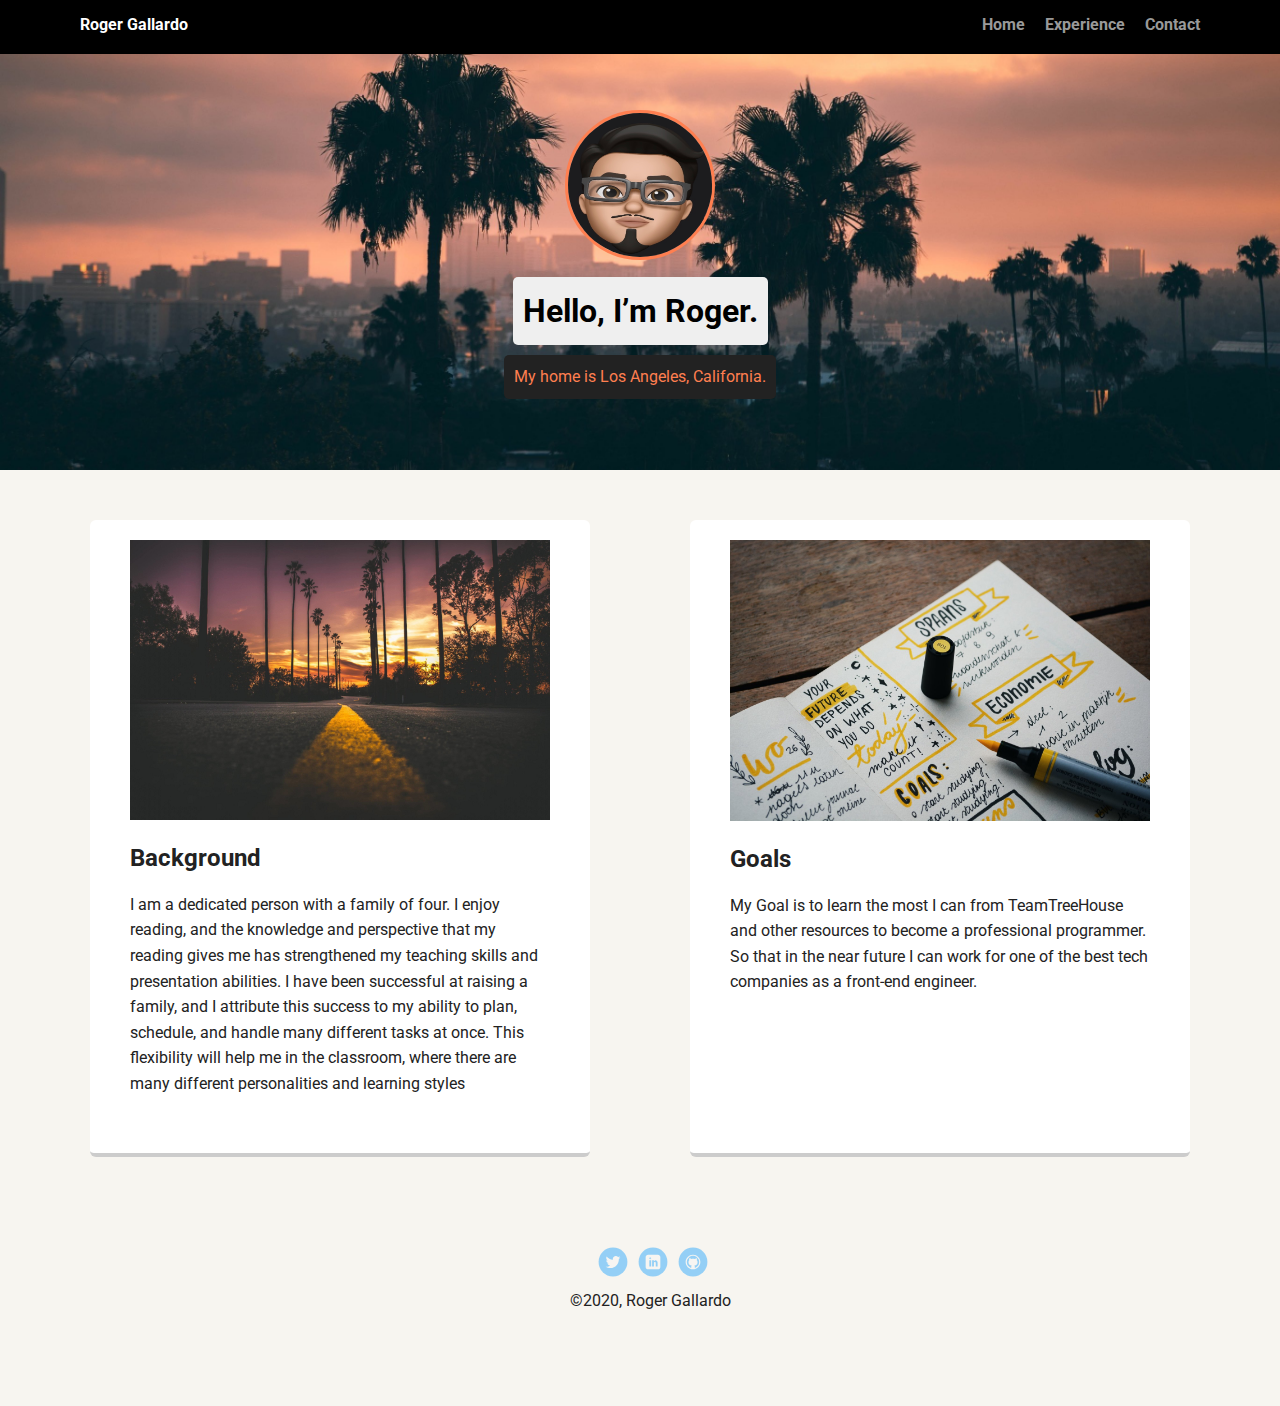
<file: index.html>
<!doctype html>
<html lang="en">

<head>
    <meta charset="utf-8">
    <title>Roger Gallardo's Profile</title>
    <meta name="viewport" content="width=device-width, initial-scale=1.0">
    <link rel="stylesheet" href="styles.css">
    <link href="https://fonts.googleapis.com/css?family=Muli%7CRoboto:400,300,500,700,900" rel="stylesheet">
</head>

<body>

    <nav class="main-nav">
        <ul class="nav">
            <li class="name">Roger Gallardo</li>
            <li><a href="index.html">Home</a></li>
            <li><a href="resume.html">Experience</a></li>
            <li><a href="contact.html">Contact</a></li>
        </ul>
    </nav>

    <header>
        <img src="images/IMG_4263.jpg" alt="picture of Roger" class="profile-image">
        <h1 class="tag name">Hello, I’m Roger.</h1>
        <p class="tag location">My home is Los Angeles, California.</p>
    </header>

    <main class="flex">
        <article class="card">
            <img src="images/rsz_city_dark.jpg" alt="Dark city">
            <h2>Background</h2>
            <p>I am a dedicated person with a family of four. I enjoy reading, and the knowledge and perspective that my reading gives me has strengthened my teaching skills and presentation abilities. I have been successful at raising a family, and I attribute
                this success to my ability to plan, schedule, and handle many different tasks at once. This flexibility will help me in the classroom, where there are many different personalities and learning styles</p>
        </article>

        <article class="card">
            <img src="images/rsz_goals.jpg" alt="goals">
            <h2>Goals</h2>
            <p>
                My Goal is to learn the most I can from TeamTreeHouse and other resources to become a professional programmer. So that in the near future I can work for one of the best tech companies as a front-end engineer.
            </p>

        </article>

    </main>
    <footer>
        <ul>
            <li><a href="https://twitter.com/1GeeR3" class="social twitter" target="_blank">Twitter</a></li>
            <li><a href="https://linkedin.com/in/rogeliog1986" class="social linkedin" target="_blank">LinkedIn</a></li>
            <li><a href="https://github.com/GeeR13" class="social github" target="_blank">Github</a></li>
        </ul>
        <p class="copyright">&copy;2020, Roger Gallardo</p>
    </footer>
</body>

</html>
</file>
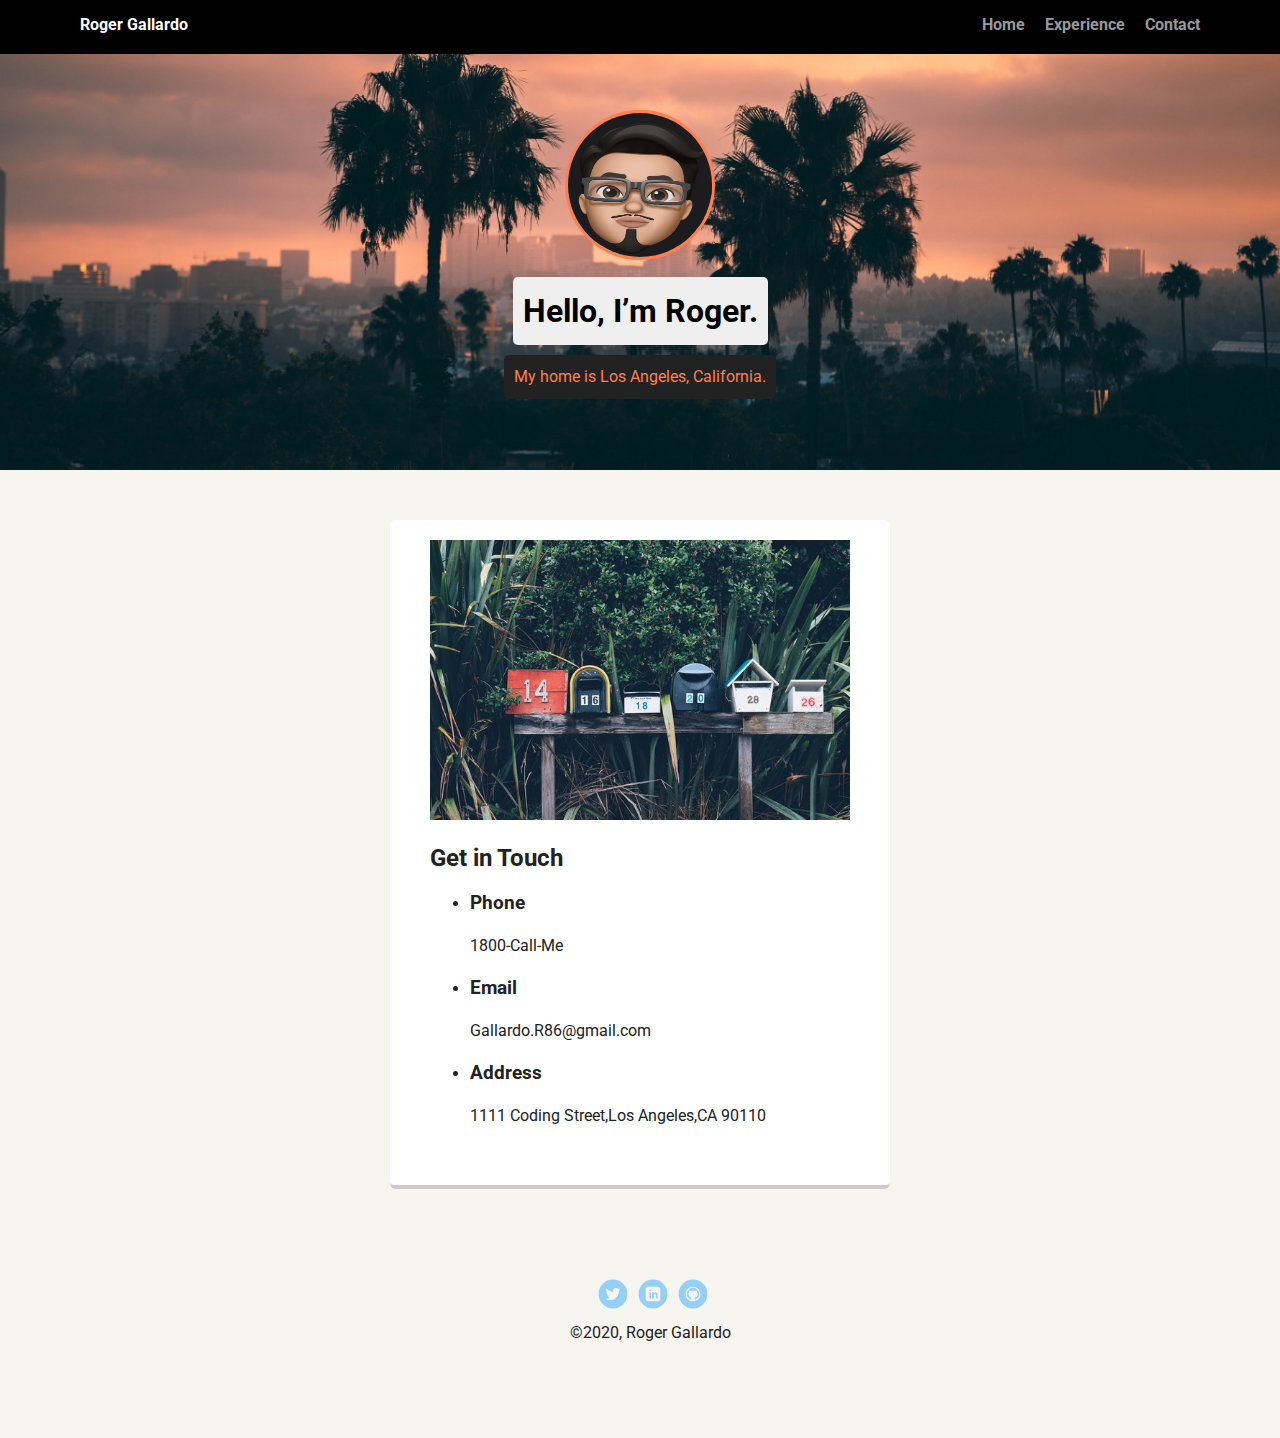
<file: contact.html>
<!doctype html>
<html lang="en">

<head>
    <meta charset="utf-8">
    <title>Roger Gallardo's Profile</title>
    <meta name="viewport" content="width=device-width, initial-scale=1.0">
    <link rel="stylesheet" href="styles.css">
    <link href="https://fonts.googleapis.com/css?family=Muli%7CRoboto:400,300,500,700,900" rel="stylesheet">
</head>

<body>

    <nav class="main-nav">
        <ul class="nav">
            <li class="name">Roger Gallardo</li>
            <li><a href="index.html">Home</a></li>
            <li><a href="resume.html">Experience</a></li>
            <li><a href="contact.html">Contact</a></li>
        </ul>
    </nav>

    <header>
        <img src="images/IMG_4263.jpg" alt="picture of Roger" class="profile-image">
        <h1 class="tag name">Hello, I’m Roger.</h1>
        <p class="tag location">My home is Los Angeles, California.</p>
    </header>

    <main class="flex">
        <article class="card">
            <img src="images/rsz_mailbox.jpg" alt="mailbox">
            <h2>Get in Touch</h2>
            <ul>
                <li>
                    <h3>Phone</h3>
                    <p>1800-Call-Me</p>
                </li>
                <li>
                    <h3>Email</h3>
                    <p>Gallardo.R86@gmail.com</p>
                </li>
                <li>
                    <h3>Address</h3>
                    <p>1111 Coding Street,Los Angeles,CA 90110</p>


            </ul>
        </article>


    </main>
    <footer>
        <ul>
            <li><a href="https://twitter.com/1GeeR3" class="social twitter">Twitter</a></li>
            <li><a href="https://linkedin.com/in/rogeliog1986" class="social linkedin">LinkedIn</a></li>
            <li><a href="https://github.com/GeeR13" class="social github">Github</a></li>
        </ul>
        <p class="copyright">&copy;2020, Roger Gallardo</p>
    </footer>
</body>

</html>
</file>
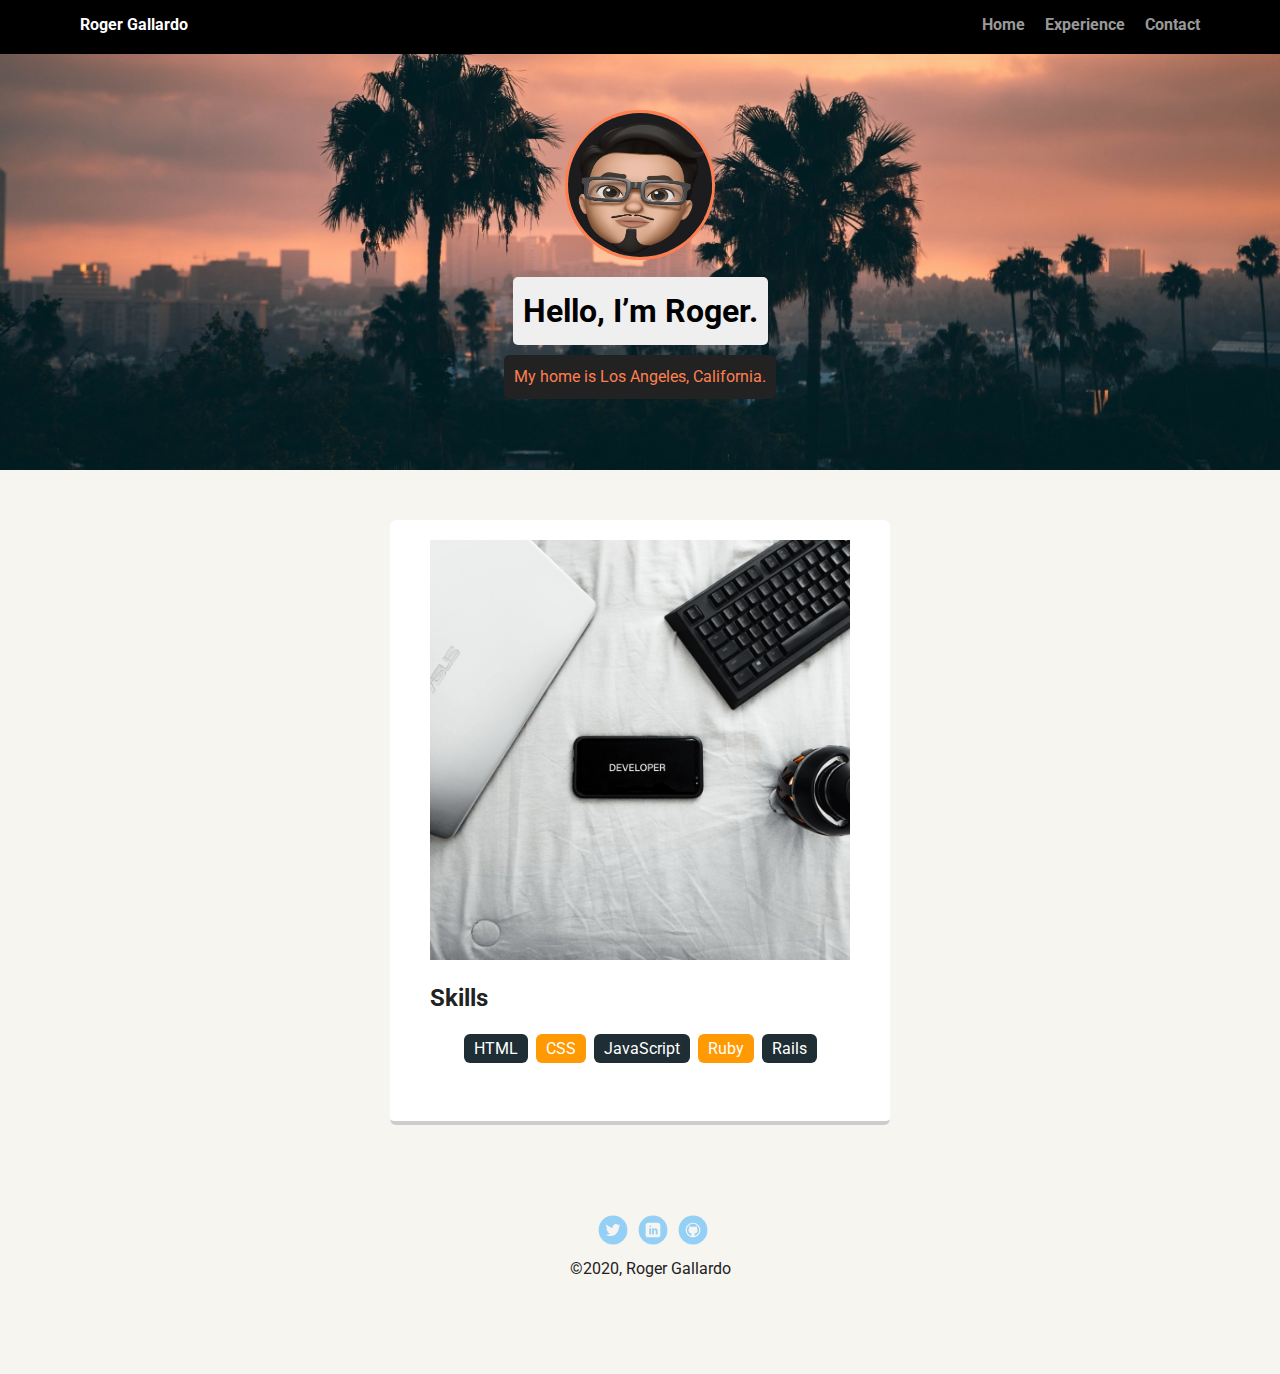
<file: resume.html>
<!doctype html>
<html lang="en">

<head>
    <meta charset="utf-8">
    <title>Roger Gallardo's Profile</title>
    <meta name="viewport" content="width=device-width, initial-scale=1.0">
    <link rel="stylesheet" href="styles.css">
    <link href="https://fonts.googleapis.com/css?family=Muli%7CRoboto:400,300,500,700,900" rel="stylesheet">
</head>

<body>

    <nav class="main-nav">
        <ul class="nav">
            <li class="name">Roger Gallardo</li>
            <li><a href="index.html">Home</a></li>
            <li><a href="resume.html">Experience</a></li>
            <li><a href="Contact.html">Contact</a></li>
        </ul>
    </nav>

    <header>
        <img src="images/IMG_4263.jpg" alt="picture of Roger" class="profile-image">
        <h1 class="tag name">Hello, I’m Roger.</h1>
        <p class="tag location">My home is Los Angeles, California.</p>
    </header>

    <main class="flex">
        <article class="card">
            <img src="images/rsz_coding.jpg" alt="programmer">
            <h2>Skills</h2>
            <ul class="skills">
                <li>HTML</li>
                <li>CSS</li>
                <li>JavaScript</li>
                <li>Ruby</li>
                <li>Rails</li>
            </ul>
        </article>

    </main>
    <footer>
        <ul>
            <li><a href="https://twitter.com/1GeeR3" class="social twitter">Twitter</a></li>
            <li><a href="https://linkedin.com/in/rogeliog1986" class="social linkedin">LinkedIn</a></li>
            <li><a href="https://github.com/GeeR13" class="social github">Github</a></li>
        </ul>
        <p class="copyright">&copy;2020, Roger Gallardo</p>
    </footer>
</body>

</html>
</file>
<file: styles.css>
/* Global Layout Set-up */

* {
    box-sizing: border-box;
}

body {
    margin: 0;
    padding: 0;
    text-align: center;
    font-family: 'Roboto', sans-serif;
    color: #222;
    background: #f7f5f0;
}

img {
    width: 100%
}


/* Link Styles */

a {
    text-decoration: none;
    color: #999;
}

a:hover {
    color: #6633ff;
}


/* Section Styles */

.main-nav {
    width: 100%;
    background: black;
    min-height: 30px;
    padding: 10px;
    position: fixed;
    text-align: center;
}

.nav {
    display: flex;
    justify-content: space-around;
    font-weight: 700;
    list-style-type: none;
    margin: 0 auto;
    padding: 0;
}

.nav .name {
    display: block;
    margin-right: auto;
    color: white;
}

.nav li {
    padding: 5px 10px 10px 10px;
}

.nav a {
    transition: all .5s;
}

.nav a:hover {
    color: #f6764ff8
}

header {
    text-align: center;
    background: url('images/rsz_sunset.jpg') center center;
    background-size: cover;
    overflow: hidden;
    padding-top: 60px;
}

header {
    line-height: 1.5;
}

header .profile-image {
    margin-top: 50px;
    width: 150px;
    height: 150px;
    border-radius: 50%;
    border: 3px solid coral;
    transition: all .5s;
}

header .profile-image:hover {
    transform: scale(1.2) rotateY(180deg);
}

.tag {
    background-color: #efefef;
    color: black;
    padding: 10px;
    border-radius: 5px;
    display: table;
    margin: 10px auto;
}

.location {
    background-color: #222;
    color: coral;
}

.card {
    margin: 30px;
    padding: 20px 40px 40px;
    max-width: 500px;
    text-align: left;
    background: #fff;
    border-bottom: 4px solid #ccc;
    border-radius: 6px;
    transition: all .5s;
}

.card:hover {
    border-color: #f6764ff8;
}

ul.skills {
    padding: 0;
    text-align: center;
}

.skills li {
    border-radius: 6px;
    display: inline-block;
    background: #ff9904;
    color: white;
    padding: 5px 10px;
    margin: 2px;
}

.skills li:nth-child(odd) {
    background: #1f2d35;
}

footer {
    width: 100%;
    min-height: 30px;
    padding: 20px 0 40px 20px;
}

footer .copyright {
    top: -8px;
    font-size: .75em;
}

footer ul {
    list-style-type: none;
    margin: 0;
    padding: 0;
}

footer ul li {
    display: inline-block;
}

a.social {
    display: inline-block;
    text-indent: -9999px;
    margin-left: 5px;
    width: 30px;
    height: 30px;
    background-size: 30px 30px;
    opacity: .4;
    transition: all .5s;
}

a.twitter {
    background-image: url(images/twitter.svg);
}

a.linkedin {
    background-image: url(images/linkedin.svg);
}

a.github {
    background-image: url(images/github.svg);
}

a.social:hover {
    opacity: 1;
}

.clearfix {
    clear: both;
}


/* Styles for larger screens */

@media screen and (min-width: 720px) {
    .flex {
        display: -ms-flexbox;
        /* TWEENER - IE 10 */
        display: flex;
        max-width: 1200px;
        -ms-flex-pack: distribute;
        justify-content: space-around;
        margin: 0 auto;
    }
    header {
        min-height: 470px;
    }
    .nav {
        max-width: 1200px;
        padding: 0 30px;
    }
    main {
        padding-top: 20px;
    }
    main p {
        line-height: 1.6em;
    }
    footer {
        font-size: 1.3em;
        max-width: 1200px;
        margin: 40px auto;
    }
}
</file>
